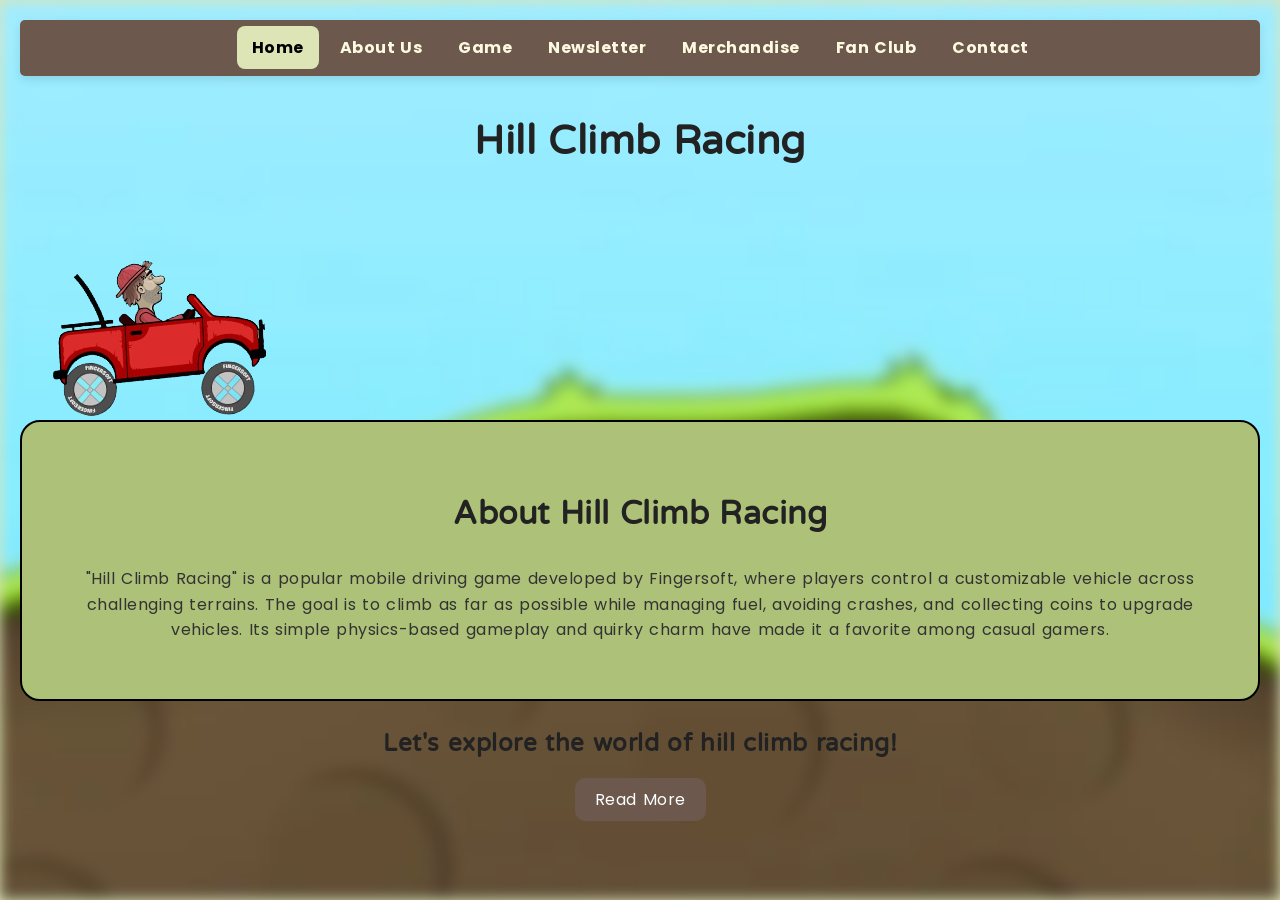
<file: index.html>
<!DOCTYPE html>
<html lang="en">
<head>
    <meta charset="utf-8">
    <meta name="author" content="Mpho Makwela">
    <title>Home Page</title>
    <!--css linking-->
    <!--fonts-->
    <link href="https://fonts.googleapis.com/css2?family=Slabo+27px&display=swap" rel="stylesheet">
    <link href="https://fonts.googleapis.com/css2?family=Nunito:ital,wght@0,200..1000;1,200..1000&family=Slabo+27px&display=swap" rel="stylesheet">
    <link rel="stylesheet" href="css/fonts.css">

    <!--favicon-->
    <link rel="icon" type="image/x-icon" href="media/images/favicon.ico">

    <!--css linking-->
    <link rel="stylesheet" type="text/css" href="css/fonts.css">
    <link rel="stylesheet" type="text/css" href="css/nav.css">
    <link rel="stylesheet" type="text/css" href="css/forms.css">
    <link rel="stylesheet" type="text/css" href="css/styles.css">
    <link rel="stylesheet" type="text/css" href="css/colours.css">
    
</head>
<!--Body of the home page -->
<body class="home" id="top">
    <!--navigation-->
    <header class="header">
        <nav>
            <a href="index.html" class="active">Home</a>
            <a href="about.html">About Us</a>
            <a href="game.html">Game</a>
            <a href="newsletter.html">Newsletter</a>
            <a href="merch.html">Merchandise</a>
            <a href="fanclub.html">Fan Club</a>
            <a href="contact.html">Contact</a>
        </nav>
    </header>

    <!--background-->
     <div class="background_image"></div>
    <div>
        <section class="background_visuals">
            <h1>Hill Climb Racing</h1>
            <div id="car_wrapper">
                <figure id="car_animation">
                    <img  id="car_image" src="media/images/logo_car.png" alt="The default red hill climb racing car" width="280">
                    <div class="dust"></div>
                </figure>
            </div>
        </section>
    </div>

    <!--mini introduction-->
    <div class="dark_green">
        <section class="mini_intro">
            <h2>About Hill Climb Racing</h2>
            <p>"Hill Climb Racing" is a popular mobile driving game developed by Fingersoft, where players control a customizable vehicle across challenging terrains. The goal is to climb as far as possible while managing fuel, avoiding crashes, and collecting coins to upgrade vehicles. Its simple physics-based gameplay and quirky charm have made it a favorite among casual gamers.</p>
        </section>
    </div>

    <!--about-->
    <section class="read_more">
        <h3>Let's explore the world of hill climb racing!</h3>
        <a href="about.html" class="button">Read More</a>
    </section>
</body>
</html>
</file>
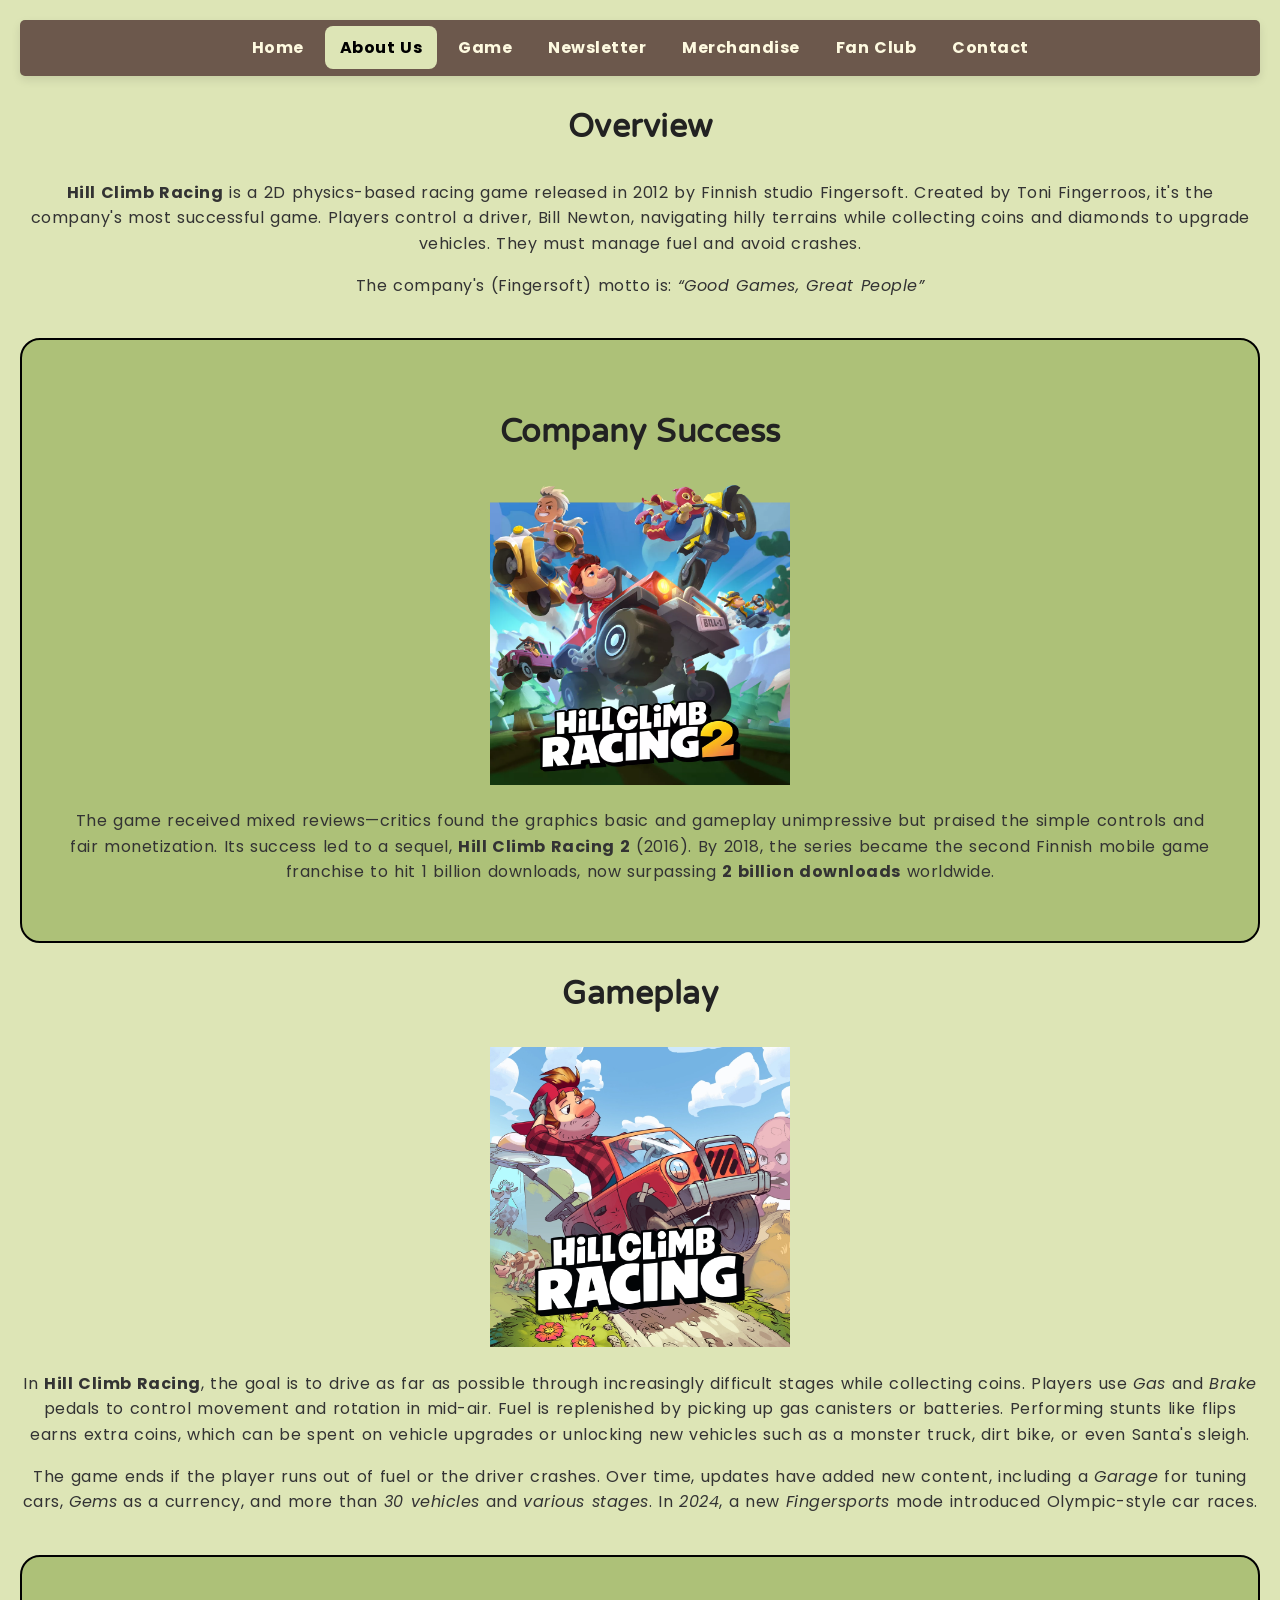
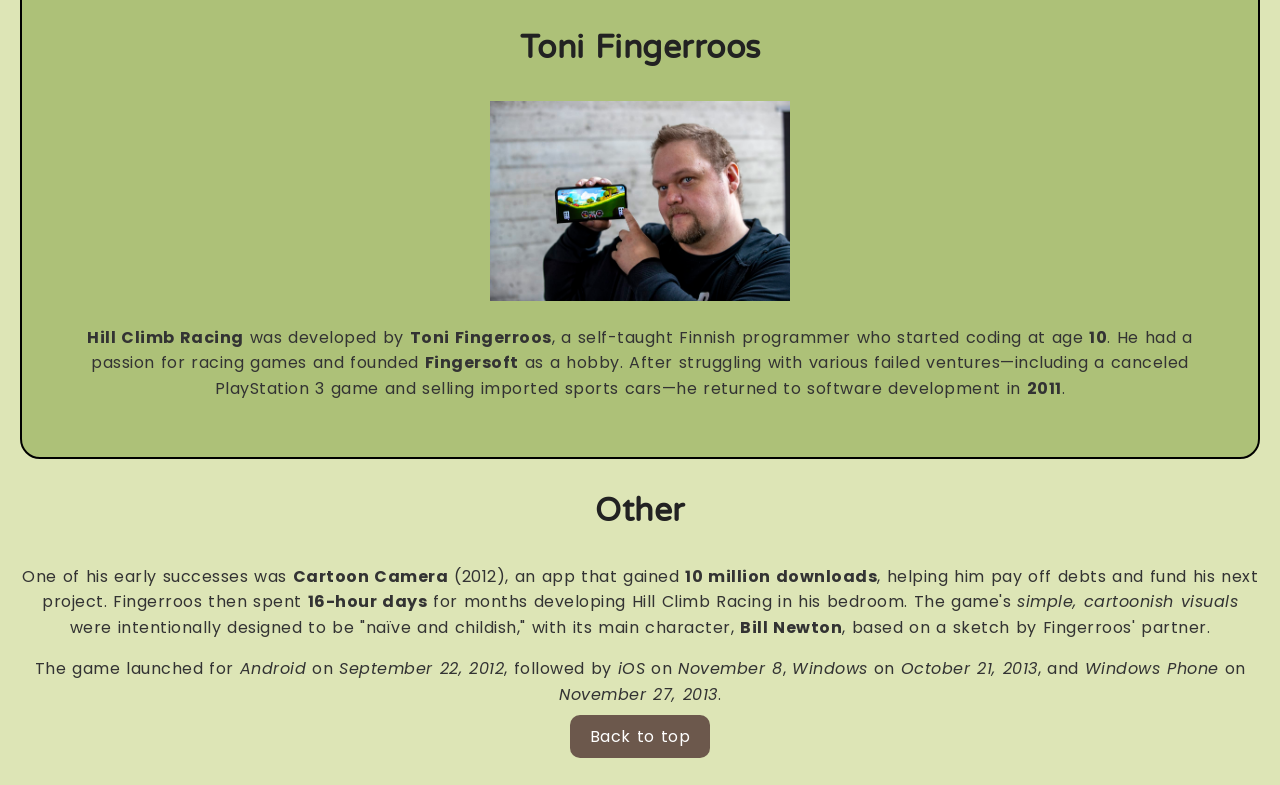
<file: about.html>
<!DOCTYPE html>
<html lang="en">
<head>
	<meta charset="utf-8">
	<meta name="author" content="Mpho Makwela">
	<title>About Us</title>
	<!--css linking-->
	<!--fonts-->
    <link href="https://fonts.googleapis.com/css2?family=Slabo+27px&display=swap" rel="stylesheet">
    <link href="https://fonts.googleapis.com/css2?family=Nunito:ital,wght@0,200..1000;1,200..1000&family=Slabo+27px&display=swap" rel="stylesheet">
    <link rel="stylesheet" href="css/fonts.css">

    <!--favicon-->
    <link rel="icon" type="image/x-icon" href="media/images/favicon.ico">

    <!--css linking-->
    <link rel="stylesheet" type="text/css" href="css/fonts.css">
    <link rel="stylesheet" type="text/css" href="css/nav.css">
    <link rel="stylesheet" type="text/css" href="css/forms.css">
    <link rel="stylesheet" type="text/css" href="css/styles.css">
    <link rel="stylesheet" type="text/css" href="css/colours.css">
</head>

<body class="about" id="top">
	<!--navigation-->
	<header class="header">
	    <nav>
	        <a href="index.html">Home</a>
	        <a href="about.html" class="active">About Us</a>
	        <a href="game.html">Game</a>
	        <a href="newsletter.html">Newsletter</a>
	        <a href="merch.html">Merchandise</a>
	        <a href="fanclub.html">Fan Club</a>
	        <a href="contact.html">Contact</a>
	    </nav>
	</header>
	
	<!--introduction-->
	<!--hill climb racing-->
	<section class="about_intro">
		<h2>Overview</h2>
		<p><strong>Hill Climb Racing</strong> is a 2D physics-based racing game released in 2012 by Finnish studio Fingersoft. Created by Toni Fingerroos, it's the company's most successful game. Players control a driver, Bill Newton, navigating hilly terrains while collecting coins and diamonds to upgrade vehicles. They must manage fuel and avoid crashes.</p> 

		<blockquote cite="https://fingersoft.com/about-us/">
		The company's (Fingersoft) motto is: <em><q>Good Games, Great People</q></em>
		</blockquote>
	</section>

	<!--hill climb racing 2-->
	<div class="dark_green">
		<section class="about_success">
			<h2>Company Success</h2>
			<img src="media/images/hcr2.webp" alt="Bill Newton graphic of him driving his red van" width="300" height="300">

			<p>The game received mixed reviews—critics found the graphics basic and gameplay unimpressive but praised the simple controls and fair monetization. Its success led to a sequel, <strong>Hill Climb Racing 2</strong> (2016). By 2018, the series became the second Finnish mobile game franchise to hit 1 billion downloads, now surpassing <strong>2 billion downloads</strong> worldwide.</p> 
		</section> 
	</div>

	<!--gameplay-->   
	<section class="about_hcr_gameplay"> 
		<h2>Gameplay</h2>
		<img src="media/images/hcr1.webp" alt="Bill Newton graphic of him driving his red van and other characters riding their bikes" width="300" height="300">

		<p>In <strong>Hill Climb Racing</strong>, the goal is to drive as far as possible through increasingly difficult stages while collecting coins. Players use <em>Gas</em> and <em>Brake</em> pedals to control movement and rotation in mid-air. Fuel is replenished by picking up gas canisters or batteries. Performing stunts like flips earns extra coins, which can be spent on vehicle upgrades or unlocking new vehicles such as a monster truck, dirt bike, or even Santa's sleigh.</p>  
	
		<p>The game ends if the player runs out of fuel or the driver crashes. Over time, updates have added new content, including a <em>Garage</em> for tuning cars, <em>Gems</em> as a currency, and more than <em>30 vehicles</em> and <em>various stages</em>. In <em>2024</em>, a new <em>Fingersports</em> mode introduced Olympic-style car races.</p>    
	</section> 

	<!--about the creator-->  
	<div class="dark_green">
		<section class="about_creator">
			<h2>Toni Fingerroos</h2>
			<img src="media/images/toni_fingerroo.jpg" alt="Toni Fingerroos holding up a phone displaying a game" width="300" height="200">

			<p><strong>Hill Climb Racing</strong> was developed by <strong>Toni Fingerroos</strong>, a self-taught Finnish programmer who started coding at age <strong>10</strong>. He had a passion for racing games and founded <strong>Fingersoft</strong> as a hobby. After struggling with various failed ventures—including a canceled PlayStation 3 game and selling imported sports cars—he returned to software development in <strong>2011</strong>.</p>  
		</section>
	</div>

	<!--other-->
	<section class="about_other">
		<h2>Other</h2>
		<p>One of his early successes was <strong>Cartoon Camera</strong> (2012), an app that gained <strong>10 million downloads</strong>, helping him pay off debts and fund his next project. Fingerroos then spent <strong>16-hour days</strong> for months developing Hill Climb Racing in his bedroom. The game's <em>simple, cartoonish visuals</em> were intentionally designed to be "naïve and childish," with its main character, <strong>Bill Newton</strong>, based on a sketch by Fingerroos' partner.</p>  

		<p>The game launched for <em>Android</em> on <em>September 22, 2012</em>, followed by <em>iOS</em> on <em>November 8</em>, <em>Windows</em> on <em>October 21, 2013</em>, and <em>Windows Phone</em> on <em>November 27, 2013</em>.</p> 
	</section>

	<footer>
		<p><a href="#top" class="button">Back to top</a></p>
	</footer>
</body>
</html>
</file>
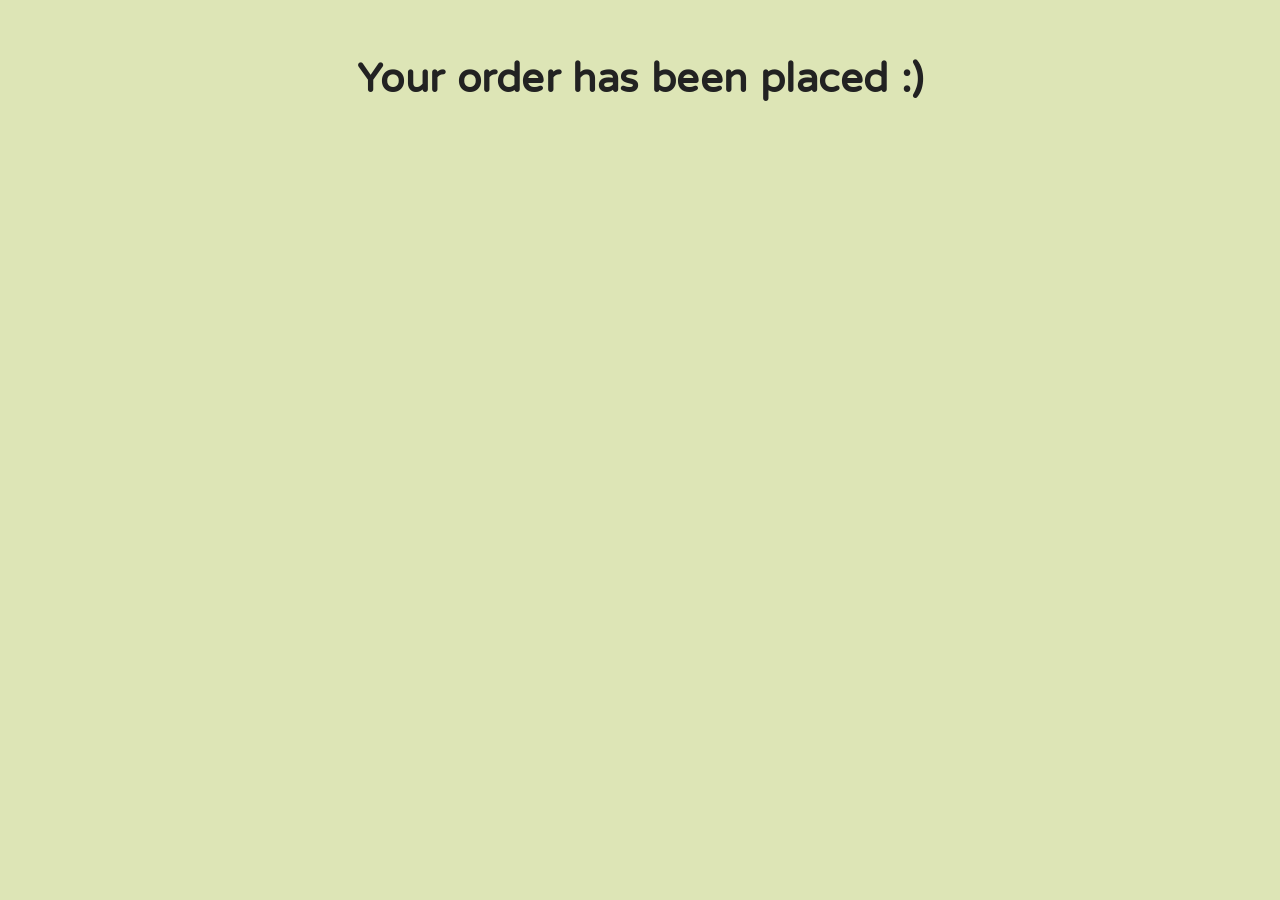
<file: checkout.html>
<!DOCTYPE html>
<html lang="en">
<head>
	<meta charset="utf-8">
	<meta name="author" content="Mpho Makwela">
	<title>Merchandise</title>
	<!--css linking-->
    <!--fonts-->
    <link href="https://fonts.googleapis.com/css2?family=Slabo+27px&display=swap" rel="stylesheet">
    <link href="https://fonts.googleapis.com/css2?family=Nunito:ital,wght@0,200..1000;1,200..1000&family=Slabo+27px&display=swap" rel="stylesheet">
    <link rel="stylesheet" href="css/fonts.css">

    <!--favicon-->
    <link rel="icon" type="image/x-icon" href="media/images/favicon.ico">

    <!--css linking-->
    <link rel="stylesheet" type="text/css" href="css/fonts.css">
    <link rel="stylesheet" type="text/css" href="css/nav.css">
    <link rel="stylesheet" type="text/css" href="css/forms.css">
    <link rel="stylesheet" type="text/css" href="css/styles.css">
    <link rel="stylesheet" type="text/css" href="css/colours.css">
</head>
<body class="checkout">
	 <!-- Message Display -->
	<h1>Your order has been placed :)</h1>

</body>
</html>
</file>
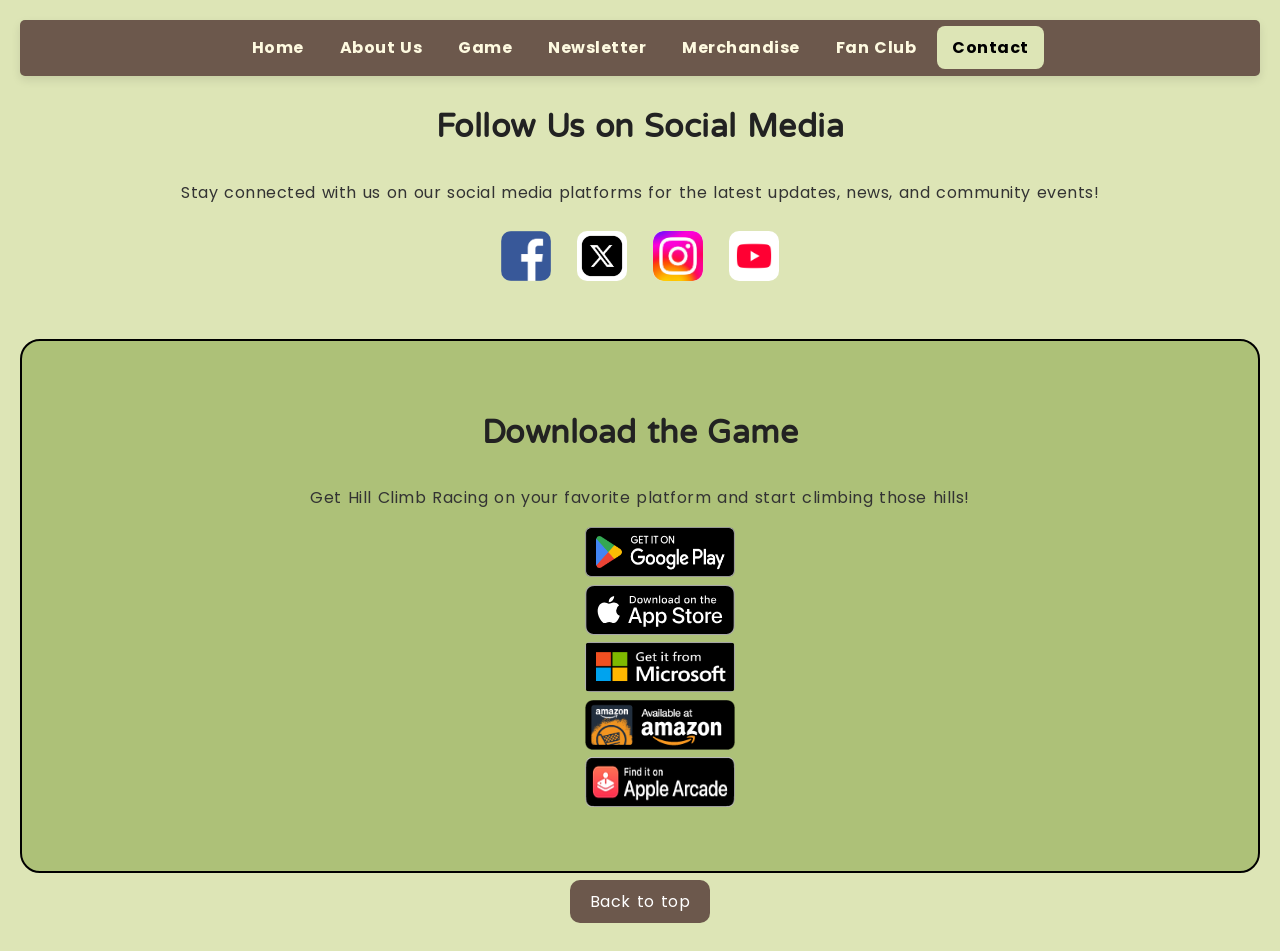
<file: contact.html>
<!DOCTYPE html>
<html lang="en">
<head>
	<meta charset="utf-8">
	<meta name="author" content="Mpho Makwela">
	<title>Fan Club</title>
	<!--css linking-->
    <!--fonts-->
    <link href="https://fonts.googleapis.com/css2?family=Slabo+27px&display=swap" rel="stylesheet">
    <link href="https://fonts.googleapis.com/css2?family=Nunito:ital,wght@0,200..1000;1,200..1000&family=Slabo+27px&display=swap" rel="stylesheet">
    <link rel="stylesheet" href="css/fonts.css">

    <!--favicon-->
    <link rel="icon" type="image/x-icon" href="media/images/favicon.ico">

    <!--css linking-->
    <link rel="stylesheet" type="text/css" href="css/fonts.css">
    <link rel="stylesheet" type="text/css" href="css/nav.css">
    <link rel="stylesheet" type="text/css" href="css/forms.css">
    <link rel="stylesheet" type="text/css" href="css/styles.css">
    <link rel="stylesheet" type="text/css" href="css/colours.css">

</head>
<body class="contact" id="top">
	<!--navigation-->
	<header class="header">
	    <nav>
	        <a href="index.html">Home</a>
	        <a href="about.html">About Us</a>
	        <a href="game.html">Game</a>
	        <a href="newsletter.html">Newsletter</a>
	        <a href="merch.html">Merchandise</a>
	        <a href="fanclub.html">Fan Club</a>
	        <a href="contact.html" class="active">Contact</a>
	    </nav>
	</header>


  <!-- Social Media Links -->
    <section class="social_media">
        <h2>Follow Us on Social Media</h2>
        <p>Stay connected with us on our social media platforms for the latest updates, news, and community events!</p>
      		<!-- Facebook -->
            <a href="https://www.facebook.com/HillClimbRacing/" target="_blank">
                <img src="media/images/logo_facebook.png" alt="Facebook Icon" width="50" height="50"><br/>
            </a>
        	<!-- Twitter -->
            <a href="https://x.com/HCR_Official_?ref_src=twsrc%5Egoogle%7Ctwcamp%5Eserp%7Ctwgr%5Eauthor" target="_blank">
                <img src="media/images/logo_twitter.avif" alt="Twitter Icon" width="50" height="50"><br/>
            </a>
        	<!-- Instagram -->
            <a href="https://www.instagram.com/hillclimbracing_official" target="_blank">
                <img src="media/images/logo_instagram.jpg" alt="Instagram Icon" width="50" height="50"><br/>
            </a>
        	<!-- Youtube -->
            <a href="https://www.youtube.com/c/HillClimbRacing" target="_blank">
                <img src="media/images/logo_youtube.png" alt="YouTube Icon" width="50" height="50"><br/>
            </a>
           
    </section>

    <!-- App Download Links -->
    <div class="dark_green">
        <section class="download_game">
            <h2>Download the Game</h2>
            <p>Get Hill Climb Racing on your favorite platform and start climbing those hills!</p>
            <ul>
                <!-- Download on Google Play -->
                <li>
                    <a href="https://play.google.com/store/apps/details?id=com.fingersoft.hillclimb" target="_blank">
                        <img src="media/images/app_download_google.png" alt="Google Play Icon" width="150" height="50">
                    </a>
                </li>
                 <!-- Download on the App Store -->
                <li>
                    <a href="https://apps.apple.com/us/app/hill-climb-racing/id564540143" target="_blank">
                        <img src="media/images/app_download_appstore.svg" alt="App Store Icon" width="150" height="50">
                    </a>
                </li>
                 <!-- Download on the Microsoft -->
                <li>
                    <a href="https://apps.microsoft.com/detail/9WZDNCRDCWK8?hl=en&gl=ZA&ocid=pdpshare" target="_blank">
                        <img src="media/images/app_download_microsoft.png" alt="App Store Icon" width="150" height="50">
                    </a>
                </li>
                 <!-- Download on the Amazon -->
                <li>
                    <a href="https://www.amazon.com/Fingersoft-Hill-Climb-Racing/dp/B00CSR2J9I" target="_blank">
                        <img src="media/images/app_download_amazon.png" alt="App Store Icon" width="150" height="50">
                    </a>
                </li>
                 <!-- Download on the Apple Arcade -->
                <li>
                    <a href="https://apps.apple.com/us/app/hill-climb-racing/id6444795419?ign-itscg=30200ADM&ign-itsct=fingersoft_arcade" target="_blank">
                        <img src="media/images/app_download_arcade.png" alt="App Store Icon" width="150" height="50">
                      
                    </a>
                </li>
            </ul>
        </section>
    </div>

    <footer>
        <p><a href="#top" class="button">Back to top</a></p>
    </footer>
</body>
</html>
</file>
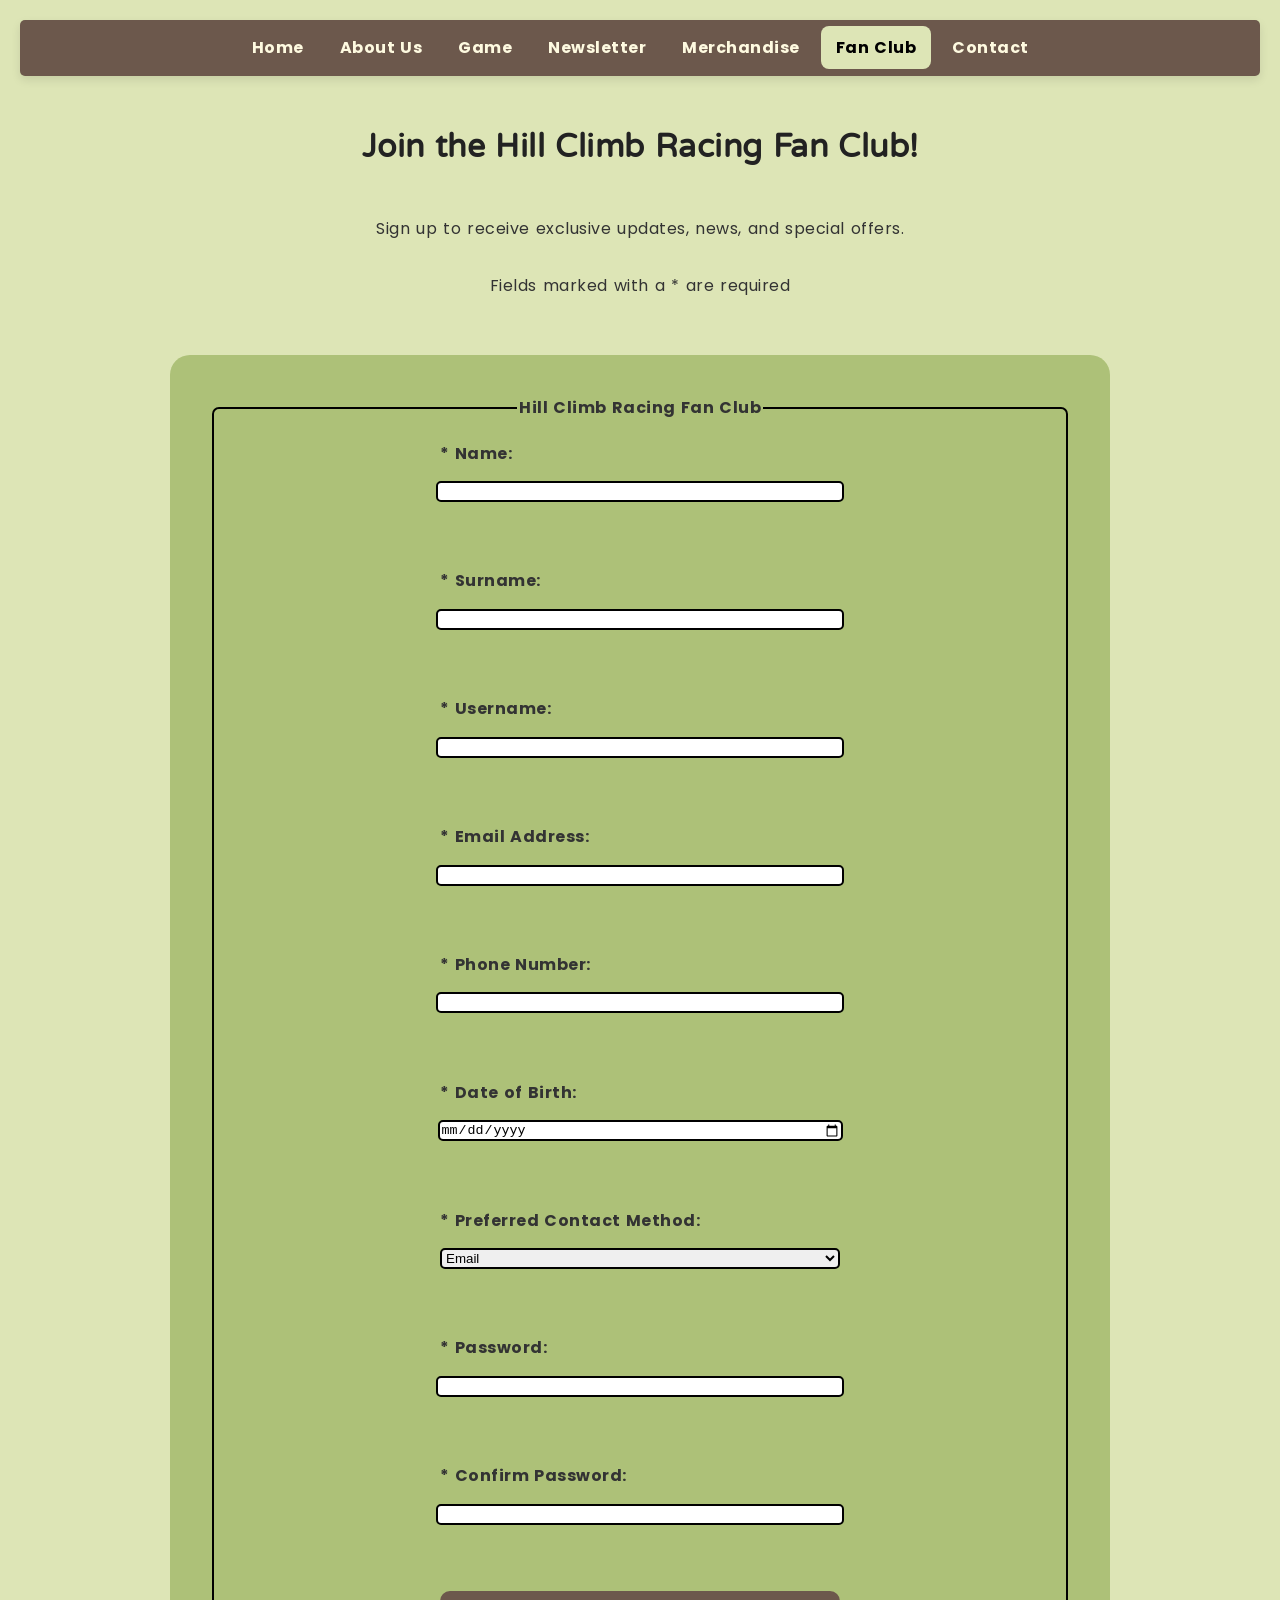
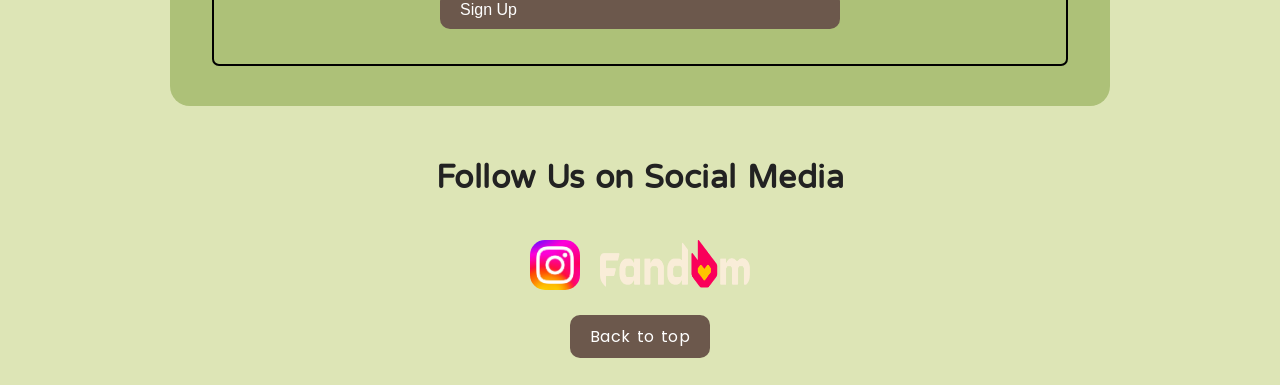
<file: fanclub.html>
<!DOCTYPE html>
<html lang="en">
<head>
	<meta charset="utf-8">
	<meta name="author" content="Mpho Makwela">
	<title>Fan Club</title>
	<!--css linking-->
	<!--fonts-->
    <link href="https://fonts.googleapis.com/css2?family=Slabo+27px&display=swap" rel="stylesheet">
    <link href="https://fonts.googleapis.com/css2?family=Nunito:ital,wght@0,200..1000;1,200..1000&family=Slabo+27px&display=swap" rel="stylesheet">
    <link rel="stylesheet" href="css/fonts.css">

    <!--favicon-->
    <link rel="icon" type="image/x-icon" href="media/images/favicon.ico">

    <!--css linking-->
    <link rel="stylesheet" type="text/css" href="css/fonts.css">
    <link rel="stylesheet" type="text/css" href="css/nav.css">
    <link rel="stylesheet" type="text/css" href="css/forms.css">
    <link rel="stylesheet" type="text/css" href="css/styles.css">
    <link rel="stylesheet" type="text/css" href="css/colours.css">
    
</head>
<body class="fanclub" id="top">
	<!--navigation-->
	<header class="header">
	    <nav>
	        <a href="index.html">Home</a>
	        <a href="about.html">About Us</a>
	        <a href="game.html">Game</a>
	        <a href="newsletter.html">Newsletter</a>
	        <a href="merch.html">Merchandise</a>
	        <a href="fanclub.html" class="active">Fan Club</a>
	        <a href="contact.html">Contact</a>
	    </nav>
	</header>
    <!-- Fan Club Sign-Up Form -->
	<div class="fanclub">
    <section class="fan_club_form">
        <h2>Join the Hill Climb Racing Fan Club!</h2>
        <p>Sign up to receive exclusive updates, news, and special offers.</p>
        <p>Fields marked with a * are required</p>
        
        <form action="results.html" method="post">
        	<fieldset>
        		<legend>Hill Climb Racing Fan Club</legend>
	            <!-- Name  -->
	            <label for="name">* Name:</label>
	            <input type="text" id="name" name="name" required><br><br>

	            <!-- Surname -->
	            <label for="name">* Surname:</label>
	            <input type="text" id="surname" name="surname" required><br><br>

	            <!-- Preferred Username -->
	            <label for="username">* Username:</label>
	            <input type="text" id="username" name="username" required><br><br>

	            <!-- Email Address -->
	            <label for="email">* Email Address:</label>
	            <input type="email" id="email" name="email" required><br><br>

	            <!-- Phone Number -->
	            <label for="phone">* Phone Number:</label>
	            <input type="tel" id="phone" name="phone"  maxlength="10" required><br><br>

	            <!-- Date of Birth -->
	            <label for="dob">* Date of Birth:</label>
	            <input type="date" id="dob" name="dob" required><br><br>

	            <!-- Preferred Contact Method -->
	            <label for="contact-method">* Preferred Contact Method:</label>
	            <select id="contact-method" name="contact-method">
	                <option value="email">Email</option>
	                <option value="whatsapp">WhatsApp</option>
	                <option value="sms">SMS</option>
	            </select><br><br>

	            <!-- Password -->
	            <label for="password">* Password:</label>
	            <input type="password" id="password" name="password" minlength="8" required><br><br>

	            <!-- Confirm Password -->
	            <label for="confirm-password">* Confirm Password:</label>
	            <input type="password" id="confirm-password" name="confirm-password" minlength="8" required><br><br>

	            <!-- Submit Button -->
	            <button type="submit" class="button">Sign Up</button>
            </fieldset>
        </form>
    </section>

 	<!-- link to follow fan page on socials -->
 	<section class="fanclub_socials">
 		 <h2>Follow Us on Social Media</h2>
 		<!-- instagram -->
 		<div>
	 		<a href="https://www.instagram.com/hillclimbracing_official?utm_source=ig_web_button_share_sheet&igsh=ZDNlZDc0MzIxNw==" target="_blank">
	 			<img id="fanclub_insta"src="media/images/logo_instagram.jpg" alt="instagram icon" width="50" height="50"> 
	 		</a>
	 		<br/>
	 		<!-- fandom -->
	 		<a href="https://hillclimbracing.fandom.com/wiki/Home" target="_blank">
	 			<img id="fandom" src="media/images/logo_fandom.webp" alt="fandom icon" width="150" height="50"> 
	 		</a>
 		</div>
 	</section>
 	</div>

 	<footer>
		<p><a href="#top" class="button">Back to top</a></p>
	</footer>
</body>
</html>
</file>
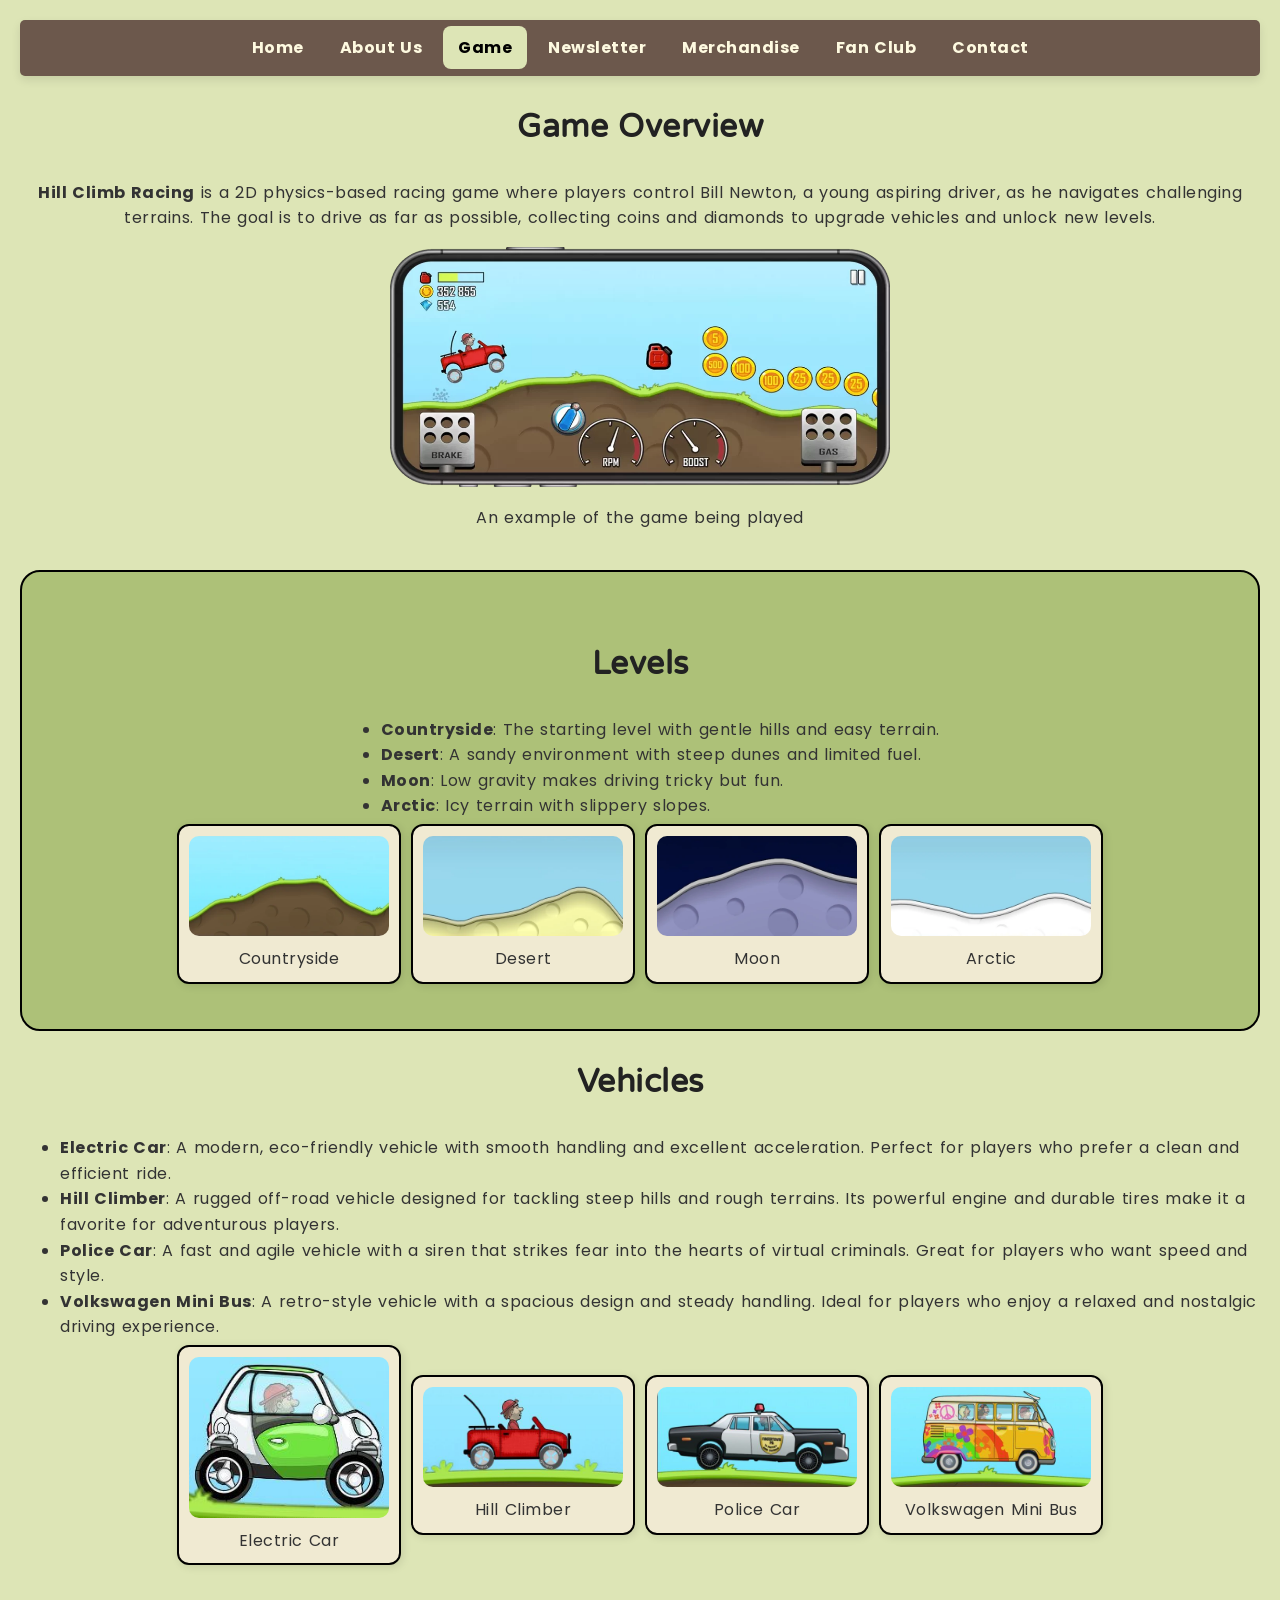
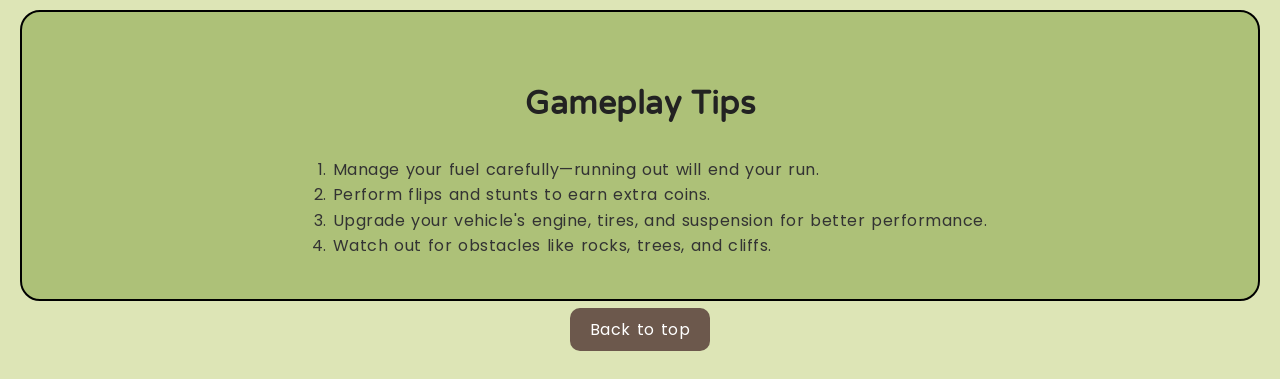
<file: game.html>
<!DOCTYPE html>
<html lang="en">
<head>
	<meta charset="utf-8">
	<meta name="author" content="Mpho Makwela">
	<title>Game</title>
	<!--css linking-->
    <!--fonts-->
    <link href="https://fonts.googleapis.com/css2?family=Slabo+27px&display=swap" rel="stylesheet">
    <link href="https://fonts.googleapis.com/css2?family=Nunito:ital,wght@0,200..1000;1,200..1000&family=Slabo+27px&display=swap" rel="stylesheet">
    <link rel="stylesheet" href="css/fonts.css">

    <!--favicon-->
    <link rel="icon" type="image/x-icon" href="media/images/favicon.ico">

    <!--css linking-->
    <link rel="stylesheet" type="text/css" href="css/fonts.css">
    <link rel="stylesheet" type="text/css" href="css/nav.css">
    <link rel="stylesheet" type="text/css" href="css/forms.css">
    <link rel="stylesheet" type="text/css" href="css/styles.css">
    <link rel="stylesheet" type="text/css" href="css/colours.css">
    
<body class="game" id="top"> 
	<!--navigation-->
	<header class="header">
        <nav>
            <a href="index.html">Home</a>
            <a href="about.html">About Us</a>
            <a href="game.html" class="active">Game</a>
            <a href="newsletter.html">Newsletter</a>
            <a href="merch.html">Merchandise</a>
            <a href="fanclub.html">Fan Club</a>
            <a href="contact.html">Contact</a>
        </nav>
    </header>

	    <!-- Game Overview -->
    <section class="game_overview">
        <h2>Game Overview</h2>
        <p>
            <strong>Hill Climb Racing</strong> is a 2D physics-based racing game where players control Bill Newton, 
            a young aspiring driver, as he navigates challenging terrains. The goal is to drive as far as possible, 
            collecting coins and diamonds to upgrade vehicles and unlock new levels.
        </p>
        <figure>
        	<img src="media/images/phone_screenshot.webp" alt="A screenshot of the game being played on a phone" width="500" height="240">
        	<figcaption>An example of the game being played</figcaption>
        </figure>
    </section>

    <!-- Levels -->
    <div class="dark_green">
        <section class="game_levels">
            <h2>Levels</h2>
             <!-- Levels Info -->
            <ul>
                <li><strong>Countryside</strong>: The starting level with gentle hills and easy terrain.</li>
                <li><strong>Desert</strong>: A sandy environment with steep dunes and limited fuel.</li>
                <li><strong>Moon</strong>: Low gravity makes driving tricky but fun.</li>
                <li><strong>Arctic</strong>: Icy terrain with slippery slopes.</li>
            </ul>
             <!-- Levels Pictures -->
             <div class="levels_pictures">
                 <figure>
                	<img class="levels" src="media/images/b_countryside.webp" alt="Countryside stage in Hill Climb Racing featuring green hills, a winding dirt road and clear blue skies" width="500" height="300">
                	<figcaption>Countryside</figcaption>
                </figure>
                 <figure>
                	<img class="levels" src="media/images/b_desert.webp" alt="Desert stage in Hill Climb Racing with sandy dunes and a bright blue sky in the background"  width="500" height="300">
                	<figcaption>Desert</figcaption>
                </figure>
                 <figure>
                	<img class="levels" src="media/images/b_moon.webp" alt="Moon stage in Hill Climb Racing showcasing a low-gravity environment with a rocky surface and a dark blue sky"  width="500" height="300">
                	<figcaption>Moon</figcaption>
                </figure>
                 <figure>
                	<img class="levels" src="media/images/b_arctic.webp" alt="Arctic stage in Hill Climb Racing with icy terrain, snow-covered hills, and a cold, wintry atmosphere with a light blue sky"  width="500" height="300">
                	<figcaption>Arctic</figcaption>
                </figure>
            </div>
        </section>
    </div>

    
    <!-- Vehicles -->
    <section class="game_vehicles">
        <h2>Vehicles</h2>
         <!-- Vehicles Info -->
        <ul>
            <li>
                <strong>Electric Car</strong>: 
                A modern, eco-friendly vehicle with smooth handling and excellent acceleration. 
                Perfect for players who prefer a clean and efficient ride.
            </li>
            <li>
                <strong>Hill Climber</strong>: 
                A rugged off-road vehicle designed for tackling steep hills and rough terrains. 
                Its powerful engine and durable tires make it a favorite for adventurous players.
            </li>
            <li>
                <strong>Police Car</strong>: 
                A fast and agile vehicle with a siren that strikes fear into the hearts of virtual criminals. 
                Great for players who want speed and style.
            </li>
            <li>
                <strong>Volkswagen Mini Bus</strong>: 
                A retro-style vehicle with a spacious design and steady handling. 
                Ideal for players who enjoy a relaxed and nostalgic driving experience.
            </li>
        </ul>

         <!-- Vehicles Pictures-->
        <div class="vehicle_pictures">
            <figure>
            	<img src="media/images/car_electric.jpg" alt="Green electric car" width="330" height="270">
            	<figcaption>Electric Car</figcaption>
            </figure>
             <figure>
            	<img src="media/images/car_hillclimber.jpg" alt="Red van/car" width="470" height="270">
            	<figcaption>Hill Climber</figcaption>
            </figure>
             <figure>
            	<img src="media/images/car_police.jpg" alt="A black and white police car" width="480" height="270">
            	<figcaption>Police Car</figcaption>
            </figure>
             <figure>
            	<img src="media/images/car_volkswagen.jpg" alt="A yellow volkswagen mini-bus" width="490" height="270">
            	<figcaption>Volkswagen Mini Bus</figcaption>
            </figure>
        </div>
    </section>

    <!-- Gameplay Tips -->
    <div class="dark_green">
        <section class="game_tips">
            <h2>Gameplay Tips</h2>
            <ol>
                <li>Manage your fuel carefully—running out will end your run.</li>
                <li>Perform flips and stunts to earn extra coins.</li>
                <li>Upgrade your vehicle's engine, tires, and suspension for better performance.</li>
                <li>Watch out for obstacles like rocks, trees, and cliffs.</li>
            </ol>
        </section>
    </div>

    <footer>
        <p><a href="#top" class="button">Back to top</a></p>
    </footer>

</body>
</html>
</file>
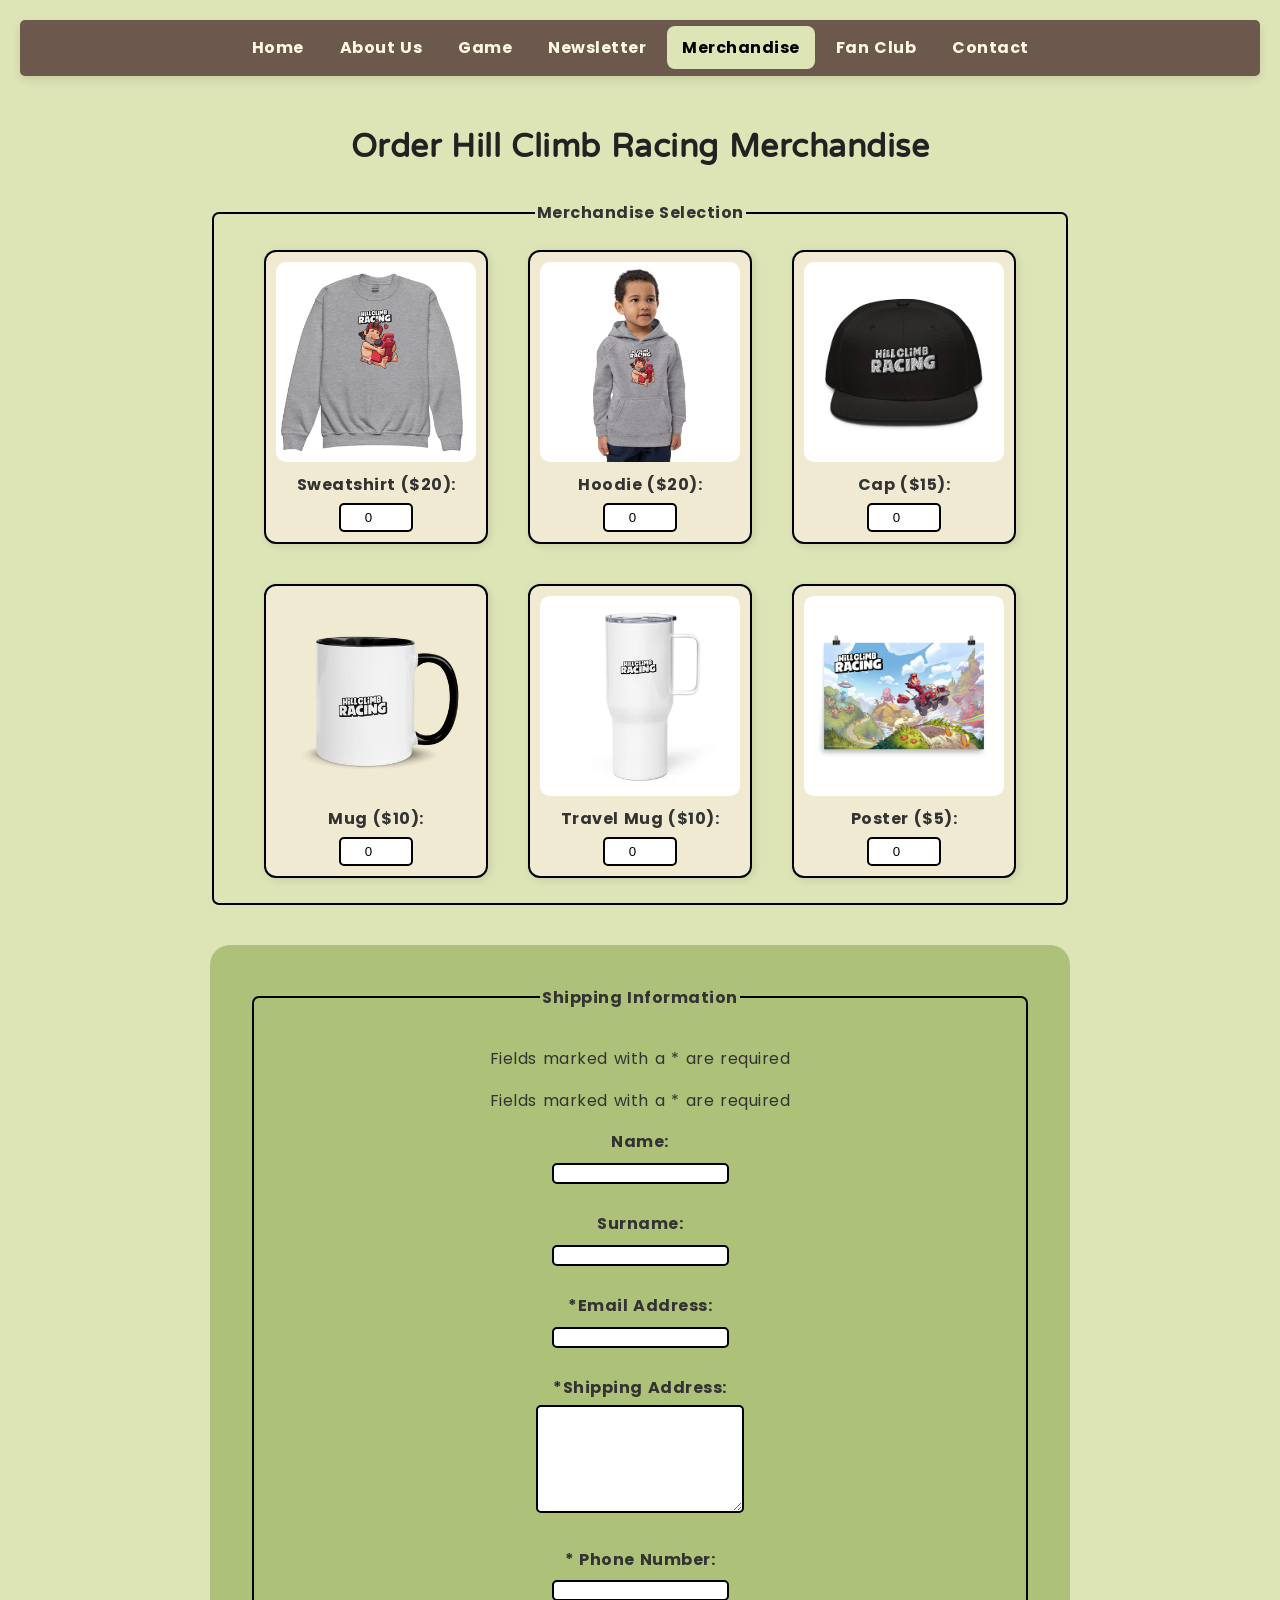
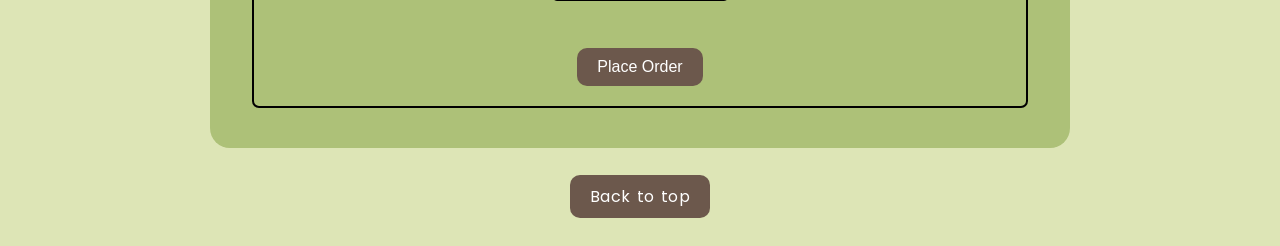
<file: merch.html>
<!DOCTYPE html>
<html lang="en">
<head>
	<meta charset="utf-8">
	<meta name="author" content="Mpho Makwela">
	<title>Merchandise</title>
	<!--css linking-->
    <!--fonts-->
    <link href="https://fonts.googleapis.com/css2?family=Slabo+27px&display=swap" rel="stylesheet">
    <link href="https://fonts.googleapis.com/css2?family=Nunito:ital,wght@0,200..1000;1,200..1000&family=Slabo+27px&display=swap" rel="stylesheet">
    <link rel="stylesheet" href="css/fonts.css">

    <!--favicon-->
    <link rel="icon" type="image/x-icon" href="media/images/favicon.ico">

    <!--css linking-->
    <link rel="stylesheet" type="text/css" href="css/fonts.css">
    <link rel="stylesheet" type="text/css" href="css/nav.css">
    <link rel="stylesheet" type="text/css" href="css/forms.css">
    <link rel="stylesheet" type="text/css" href="css/styles.css">
    <link rel="stylesheet" type="text/css" href="css/colours.css">
    
</head>
<body class="merch" id="top">
	<!--navigation-->
	<header class="header">
	    <nav>
	        <a href="index.html">Home</a>
	        <a href="about.html">About Us</a>
	        <a href="game.html">Game</a>
	        <a href="newsletter.html">Newsletter</a>
	        <a href="merch.html" class="active">Merchandise</a>
	        <a href="fanclub.html">Fan Club</a>
	        <a href="contact.html">Contact</a>
	    </nav>
	</header>

	 <!-- Merchandise Order Form -->
    <section class="merch_order_form">
        <h2>Order Hill Climb Racing Merchandise</h2>
        <form action="checkout.html" method="post">
        	  <!-- Buying Selection -->
            <fieldset>
            <legend>Merchandise Selection</legend>

            <div class="merch_items">
                <!-- Sweatshirt -->
                <figure>
                    <img src="media/images/merch_sweatshirt.jpg" alt="Grey sweatshirt with Bill Newton on it">
                    <figcaption>
                        <label for="sweatshirt">Sweatshirt ($20):</label>
                        <input type="number" id="sweatshirt" name="sweatshirt" min="0" value="0">
                    </figcaption>
                </figure>

                <!-- Hoodie -->
                <figure>
                    <img src="media/images/merch_hoodie.webp" alt="Grey hoodie with Bill Newton on it">
                    <figcaption>
                        <label for="hoodie">Hoodie ($20):</label>
                        <input type="number" id="hoodie" name="hoodie" min="0" value="0">
                    </figcaption>
                </figure>

                <!-- Cap -->
                <figure>
                    <img src="media/images/merch_cap.webp" alt="Black cap with Hill Climb Racing text">
                    <figcaption>
                        <label for="cap">Cap ($15):</label>
                        <input type="number" id="cap" name="cap" min="0" value="0">
                    </figcaption>
                </figure>

                <!-- Mug -->
                <figure>
                    <img src="media/images/merch_billnewton_mug.webp" alt="Mug of Bill Newton">
                    <figcaption>
                        <label for="mug">Mug ($10):</label>
                        <input type="number" id="mug" name="mug" min="0" value="0">
                    </figcaption>
                </figure>

                <!-- Travel Mug -->
                <figure>
                    <img src="media/images/merch_travelmug.webp" alt="Travel mug of Bill Newton">
                    <figcaption>
                        <label for="travel_mug">Travel Mug ($10):</label>
                        <input type="number" id="travel_mug" name="travel_mug" min="0" value="0">
                    </figcaption>
                </figure>

                <!-- Poster -->
                <figure>
                    <img src="media/images/merch_poster.webp" alt="Poster of Bill driving">
                    <figcaption>
                        <label for="poster">Poster ($5):</label>
                        <input type="number" id="poster" name="poster" min="0" value="0">
                    </figcaption>
                </figure>
            </div>
        </fieldset>

             <!-- Shipping Information -->
            <div class="shipping_info">
                <fieldset>
                    <legend>Shipping Information</legend>
                    <p>Fields marked with a * are required</p> <p>Fields marked with a * are required</p>
                    <label for="name">Name:</label>
                    <input type="text" id="name" name="name" required><br><br>

                    <label for="name">Surname:</label>
                    <input type="text" id="surname" name="surname" required><br><br>

                    <label for="email">*Email Address:</label>
                    <input type="email" id="email" name="email" required><br><br>

                    <label for="address">*Shipping Address:</label>
                    <textarea id="address" name="address" rows="4" required></textarea><br><br>

    	            <label for="phone">* Phone Number:</label>
    	            <input type="tel" id="phone" name="phone"  maxlength="10" required><br><br>

                     <button type="submit" class="button">Place Order</button>
                </fieldset>
            </div>
        </form>
    </section>

    <footer>
        <p><a href="#top" class="button">Back to top</a></p>
    </footer>

</body>
</html>
</file>
<file: css/fonts.css>
@import url('https://fonts.googleapis.com/css2?family=Poppins:wght@400;600&display=swap');
@import url('https://fonts.googleapis.com/css2?family=Varela+Round&display=swap');

body {
  font-family: 'Poppins', sans-serif;
  line-height: 1.6;
  letter-spacing: 0.5px;
  color: #333;
  font-weight: 400;
  background-color: #fdfdfd;
  word-spacing: 1.5px;
  line-height: 1.6;

}

h1, h2, h3 {
  font-family: "Varela Round", sans-serif;
  font-weight: 600;
  color: #222;
} 

h1 {
  font-size: 2.5rem;
}

h2 {
  font-size: 2rem;
}

h3 {
  font-size: 1.5rem;
}
</file>
<file: css/nav.css>
/* Navigation */
.header {
    background-color: #6c584c;
    border-radius: 5px;
    padding: 15px;
    text-align: center;
    box-shadow: 0px 4px 10px rgba(0, 0, 0, 0.1);
}

.header nav a {
    color: #fefae0;
    text-decoration: none;
    font-weight: bold;
    padding: 10px 15px;
    border-radius: 8px;
}

.header nav a:hover {
    background-color: #adc178;
    color: #000;
}

.header nav a.active {
    background-color: #dde5b6;
    color: #000;
}
</file>
<file: css/forms.css>
/* ---------------------------------------------------------------------------- */
/* Form styles */
.fan_club_form,
.merch_order_form,
.newsletter-form {
    width: 100%;
    max-width: 900px;
    margin: 0 auto;
    padding: 20px;
    box-sizing: border-box;
}

fieldset {
    border:2px solid black;
    border-radius: 7px;
    padding: 20px;
}

legend {
    text-align: center;
    font-weight: bold;
}

input, textarea, select {
    border-radius: 5px;
    border: 2px solid black;
}

input[type="number"] {
    width: 60px;
    padding: 5px;
    text-align: center;
    border: 2px solid black;
}

label {
    display: block;
    font-weight: bold;
    margin-bottom: 5px;
}

.merch_fieldset {
    display: flex;
    flex-direction: column;
    align-items: center;
}

.merch_items {
    display: flex;
    flex-wrap: wrap;
    justify-content: center;
    gap: 30px;
}

.merch_items figure {
    text-align: center;
    max-width: 200px;
}
/* ---------------------------------------------------------------------------- */
/* Shipping section */
.shipping_info {
    background-color: #adc178;
    padding: 40px;
    border-radius: 20px;
    text-align: left;
    margin-top: 40px;
}

.shipping_info fieldset {
    text-align: center;
}

textarea {
    height: 100px;
    width: 200px;
}

/* ---------------------------------------------------------------------------- */
/* fan club section */
.fan_club_form {
    width: 100%;
    max-width: 900px;
    margin: 0 auto;
    padding: 20px;
    box-sizing: border-box;
    display: flex;
    flex-direction: column;
    align-items: center;
    text-align: center;
}

.fan_club_form form {
    width: 100%;
    background-color: #adc178;
    padding: 40px;
    border-radius: 20px;
    text-align: left;
    margin-top: 40px;
}

.fan_club_form label,
.fan_club_form input,
.fan_club_form select,
.fan_club_form button {
    display: block;
    width: 100%;
    max-width: 400px;
    margin: 0 auto 15px auto;
    text-align: left;
}

.fan_club_form legend {
    text-align: center;
}

.fan_club_form figure {
    margin-top: 20px;
    text-align: center;
}

/* ---------------------------------------------------------------------------- */
/* newsletter section */
.newsletter_form {
    display: flex;
    flex-direction: column;
    align-items: center;
    padding-top: 40px;
    text-align: center;
}

.newsletter_form form {
    width: 100%;
}

.newsletter_form label,
.newsletter_form input,
.newsletter_form select,
.newsletter_form button {
    display: block;
    width: 100%;
    max-width: 400px;
    margin: 0 auto 15px auto;
    text-align: left;
}

.newsletter_form select {
    border: 2px solid black;
}
/* ---------------------------------------------------------------------------- */
/* card styles - merchandise */
.merch_items figure,
.levels_pictures figure,
.vehicle_pictures figure {
    display: inline-block;
    width: 300px;
    margin: 15px;
    background-color: #fefae0;
    border-radius: 12px;
    box-shadow: 2px 2px 8px rgba(0, 0, 0, 0.1);
    padding: 10px;
    vertical-align: top;
}

.merch_items img,
.levels_pictures img,
.vehicle_pictures img {
    width: 100%;
    height: auto;
    border-radius: 10px;
}

.levels_pictures img {
    border: 5px solid #dde5b6;
}

.vehicle_pictures img {
    border: 5px solid #adc178;
}

figcaption {
    margin-top: 10px;
}
</file>
<file: css/styles.css>
/* ---------------------------------------------------------------------------- */
/* Misc. */

/* home background image */
.background_image {
	position: absolute;
  top: 0;
  left: 0;
  width: 100%;
  height: 100%;
  background-image: url(../media/images/b_countryside.webp);
  background-size: cover;
  background-position: center;
  background-repeat: no-repeat;
  filter: blur(7px);
  z-index: -1;
}

/* buttons */
.button:hover {
	font-weight: bold;
}

.button {
	text-decoration: none;
	color: white;
	border: none;
	padding: 10px 20px;
	font-size: 16px;
	cursor: pointer;
	border-radius: 10px;
	margin-top: 20px; }


/* Video */
#video {
  width: 100%;
  max-width: 800px;
  height: auto;
  display: block;
  margin: 20px auto;
  border-radius: 10px;
  border: 2px solid black;
}


/* Lists */
.game_levels ul,
.game_vehicles ul,
.game_tips ol {
    text-align: left;
    margin: 0 auto;
    display: inline-block;
}

/* Contact Download links */
.download_game ul {
	list-style-type: none;
}
/* ---------------------------------------------------------------------------- */
/* Base styles */
/* basic background colour - light green (formatting) */
body {
    padding: 5px;
    vertical-align: top;
    margin: 15px;
    text-align: center;
}

/* darker green background colour formatting */
.dark_green {
	padding: 40px;
	margin-top: 40px;
	border-radius: 20px;
	text-align: center;
	border: 2px solid black;

}
/* ---------------------------------------------------------------------------- */
/* Animations and Transitions */

/* TRANSITIONS */
/* contact */
/* download the game */
.download_game img {
	border-radius: 5px;
	width: 150;
	transition: width 0.5s;
}

.download_game img:hover {
	transform: scale(1.2);
}

/* social media */
.social_media img {
	width: 50;
	transition: width 0.5s;
}

.social_media img:hover {
	transform: scale(1.2);
}

/* -----------------------------------
/* fanclub */
/* fanclub socials layout */
.fanclub_socials div {
	display: flex;
	flex-direction: row;
	justify-content: center;
}
/* fanclub socials transitions - instagram */
#fanclub_insta {
	border-radius: 15px;
	width: 50;
	transition: transform 0.3s ease;
}

#fanclub_insta:hover {
	transform: scale(1.2);
}
/* fanclub socials transitions - fandom */
#fandom {
	border-radius: 15px;
	width: 150;
	transition: transform 0.3s ease;
}

#fandom:hover {
	transform: scale(1.2);
}
/* -----------------------------------
/* merch */
.merch_items figure {
	width: 300px;
	transition: transform 0.3s ease;
}

.merch_items figure:hover {
	transform: scale(1.03);
}
/* -----------------------------------
/* newsletter */
.month_mastery {
	padding: 0 20px;
}
/* grid layout */
.month_mastery_pics {
	display: grid;
	grid-template-columns: repeat(auto-fit, minmax(370px, 1fr));
	gap: 13px;
	padding: 9px;
}

.month_mastery_pics img {
	width: 100%;
	height: auto;
	filter: grayscale(25%);
	transition: transform 0.3s ease;
}

.month_mastery img:hover {
	filter: grayscale(0%);
	transform: scale(1.03);
}
/* -----------------------------------
/* game */
/* pictue of game played on phone*/
.game_overview img {
	width: 500px;
	transition: transform 0.3s ease;
}

.game_overview img:hover {
	transform: scale(1.05);
}

/* game levels*/
.levels_pictures figure {
	width: 340px;
	transition: transform 0.3s ease;
}

.levels_pictures figure:hover {
	transform: scale(1.03);
}

/* game vehicles*/
.vehicle_pictures figure {
	width: 330px;
	transition: transform 0.3s ease;
}

.vehicle_pictures figure:hover {
	transform: scale(1.03);
}

/* -----------------------------------
/* about us */
.about_success img,
.about_hcr_gameplay img,
.about_creator img{
	width: 300px;
	transition: transform 0.3s ease;
}

.about_success img:hover,
.about_hcr_gameplay img:hover,
.about_creator img:hover {
	transform: scale(1.03);
}

/* ---------------------------------------------------------------------------- */
/* ANIMATION */
@keyframes car_animation {
	from { left: 0px; }
	to { left: 1100px; }
}

#car_animation {
	width: 200px;
	height: 174px;
	position: relative;
	animation-name: car_animation;
	animation-duration: 10s;
	animation-iteration-count: infinite;
	animation-direction: alternate;
	animation-timing-function: ease-in-out;
	transform: rotate(42deg);
}

/* ---------------------------------------------------------------------------- */
/* Contact */
/* Social Media Links */
.social_media a,
.fanclub_socials a {
  display: inline-block;
  margin: 10px;
}

.social_media a img {
	border-radius: 10px;
}

/* ---------------------------------------------------------------------------- */
/* card styles - pictures */
.merch_items figure,
.levels_pictures figure,
.vehicle_pictures figure {
  display: flex;
  flex-direction: column;
  flex: 1 1 300px;
  max-width: 200px;
 	margin:5px;
  background-color:#F0EAD2;
  border-radius: 12px;
  box-shadow: 2px 2px 8px rgba(0, 0, 0, 0.1);
  vertical-align: top;
  border: 2px solid black;
}

.merch_items img,
.levels_pictures img,
.vehicle_pictures img {
  width: 100%;
  height: auto;
  border-radius: 10px;
  border: none;
}

.merch_items figcaption,
.levels_pictures figcaption,
.vehicle_pictures figcaption {
  margin-top: 10px;
}
/* ---------------------------------------------------------------------------- */
/* Layouts */
.levels_pictures, .vehicle_pictures {
  display: flex;
  margin: auto;  /* stays center as objects move */
  width: 100%; /* makes sure pictures show 2 below */
  align-items: center;
  justify-content: center;
  flex-wrap: wrap;
}
/* ---------------------------------------------------------------------------- */
/* Media Queries 
.levels_pictures figure, 
.vehicle_pictures figure {
  flex: 1 1 auto; Flexible basis of 300px, can grow/shrink 
}*/

@media (max-width: 900px) {
  .levels_pictures, .vehicle_pictures {
    flex-direction: row;
    justify-content: center;
  }

  .levels_pictures figure,
  .vehicle_pictures figure {
    flex: 1 1 45%;
    max-width: 90%;
    margin: 10px;
  }
}

@media (max-width: 600px) {
  .levels_pictures figure,
  .vehicle_pictures figure {
    flex: 1 1 100%;
    max-width: 100%;
  }
}


@media (max-width: 700px) {
	.game_overview img {
	width: 100%;
	}
}
</file>
<file: css/colours.css>
/* buttons */
.button:hover {
	background-color: #A98467;
}

.button {
	background-color: #6c584c;
}

/* basic background colour - light green */
body {
    background-color: #dde5b6;  
}

/* darker green background colour */
.dark_green {
	background-color: #adc178;
	border: 2px solid black;
}

/* card styles - pictures */
.merch_items figure,
.levels_pictures figure,
.vehicle_pictures figure {
  background-color:#F0EAD2;
}
</file>
